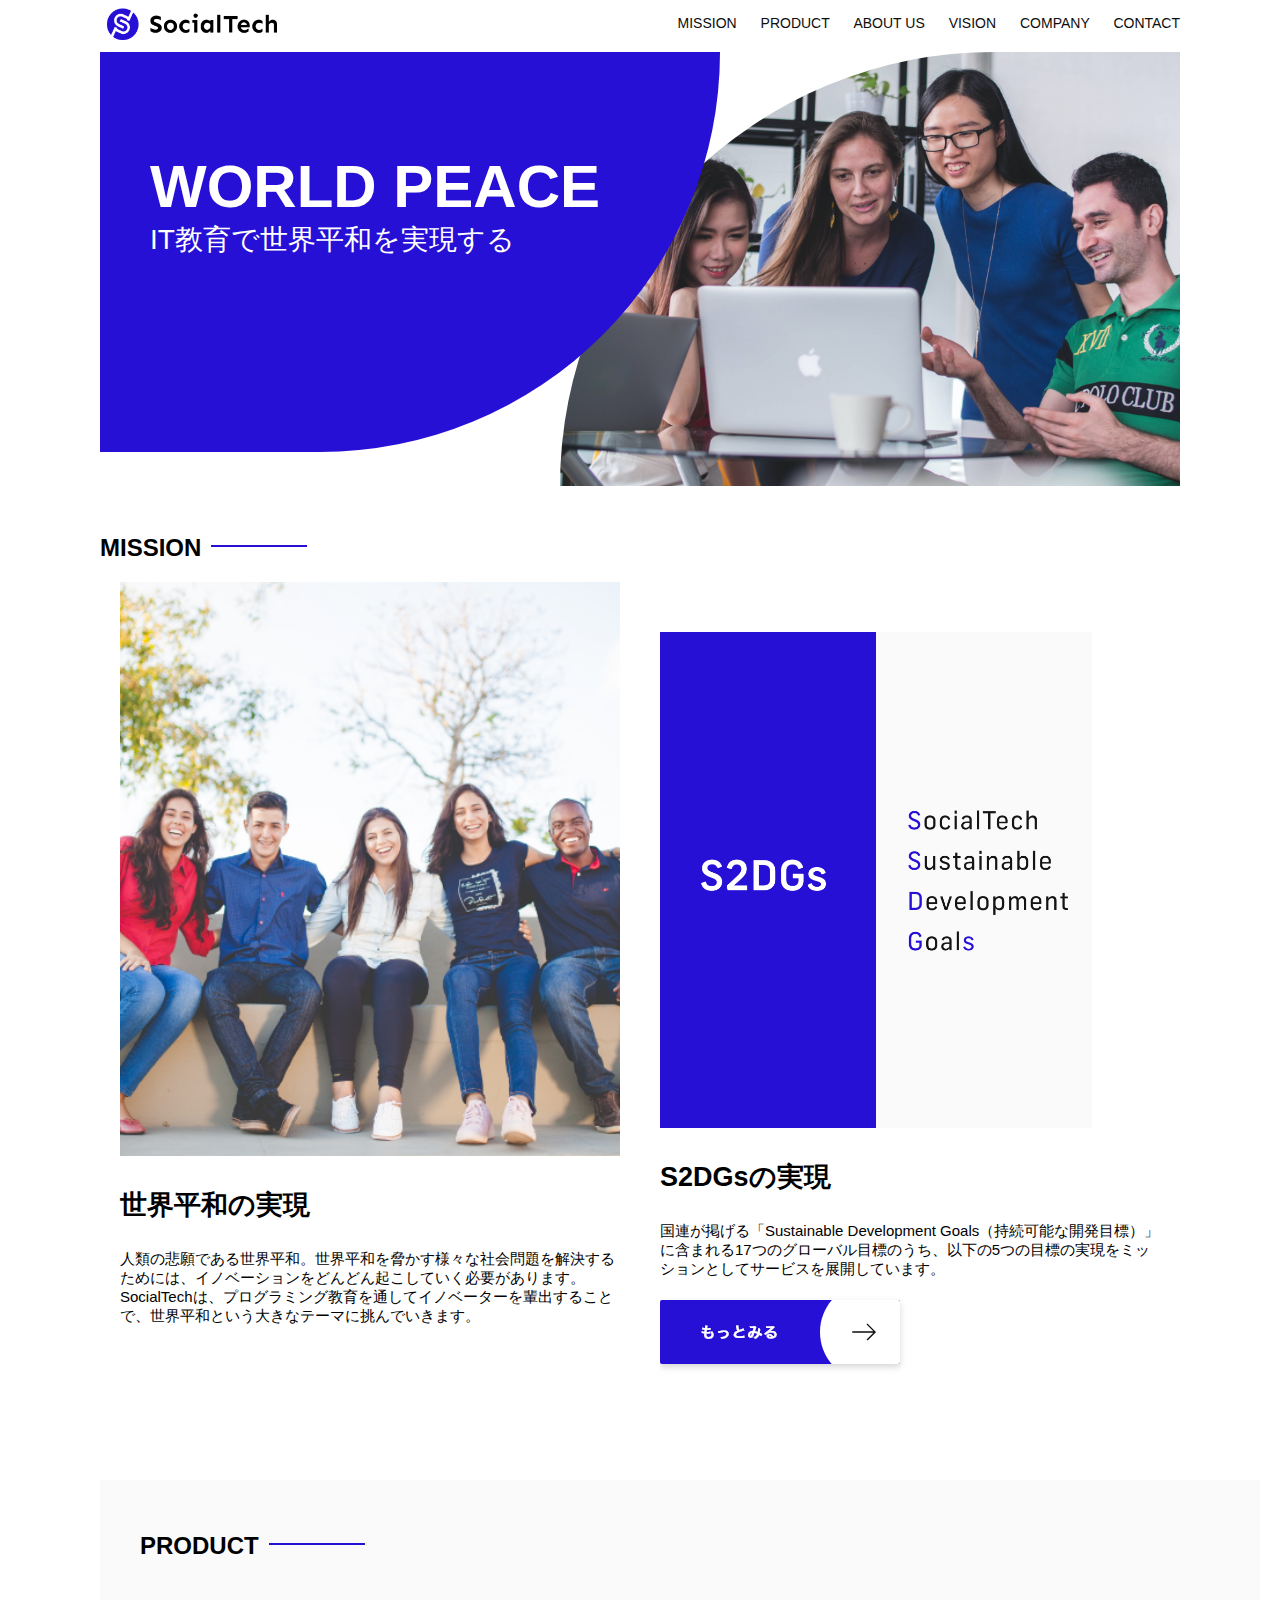
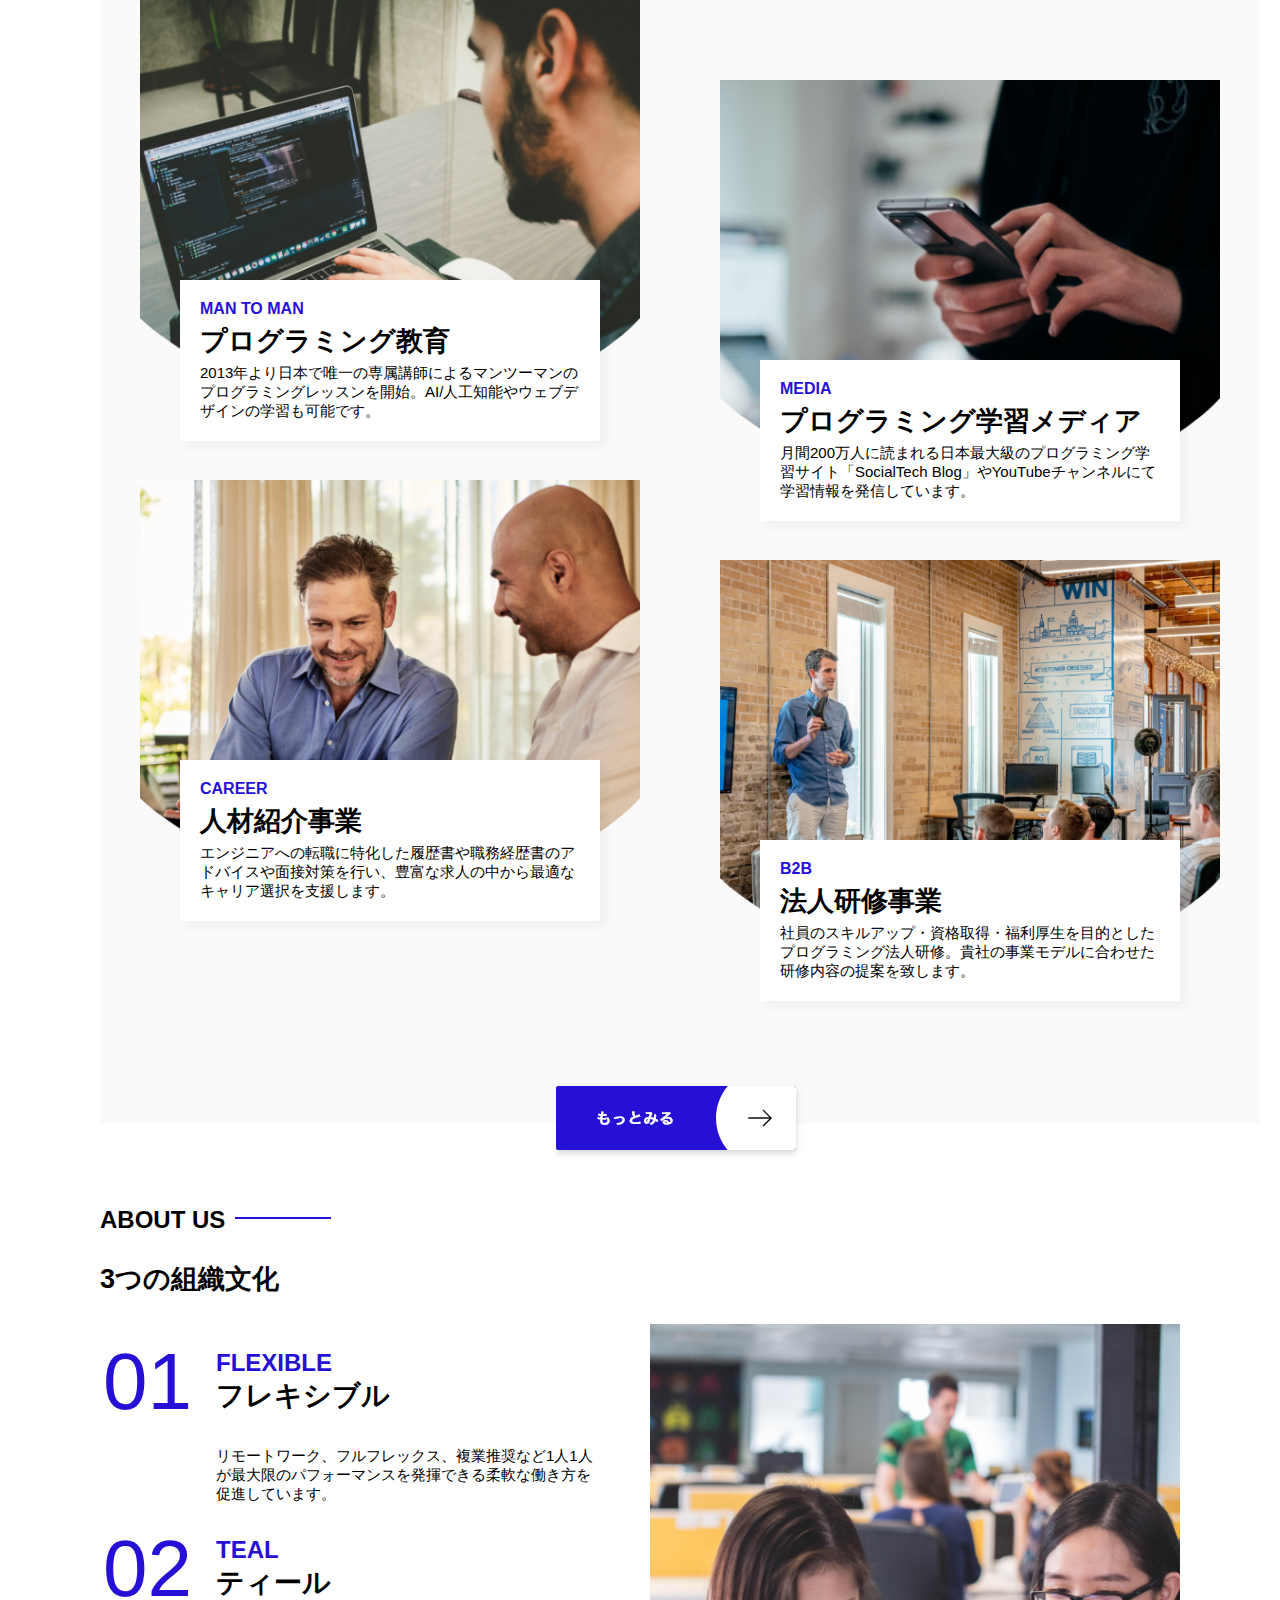
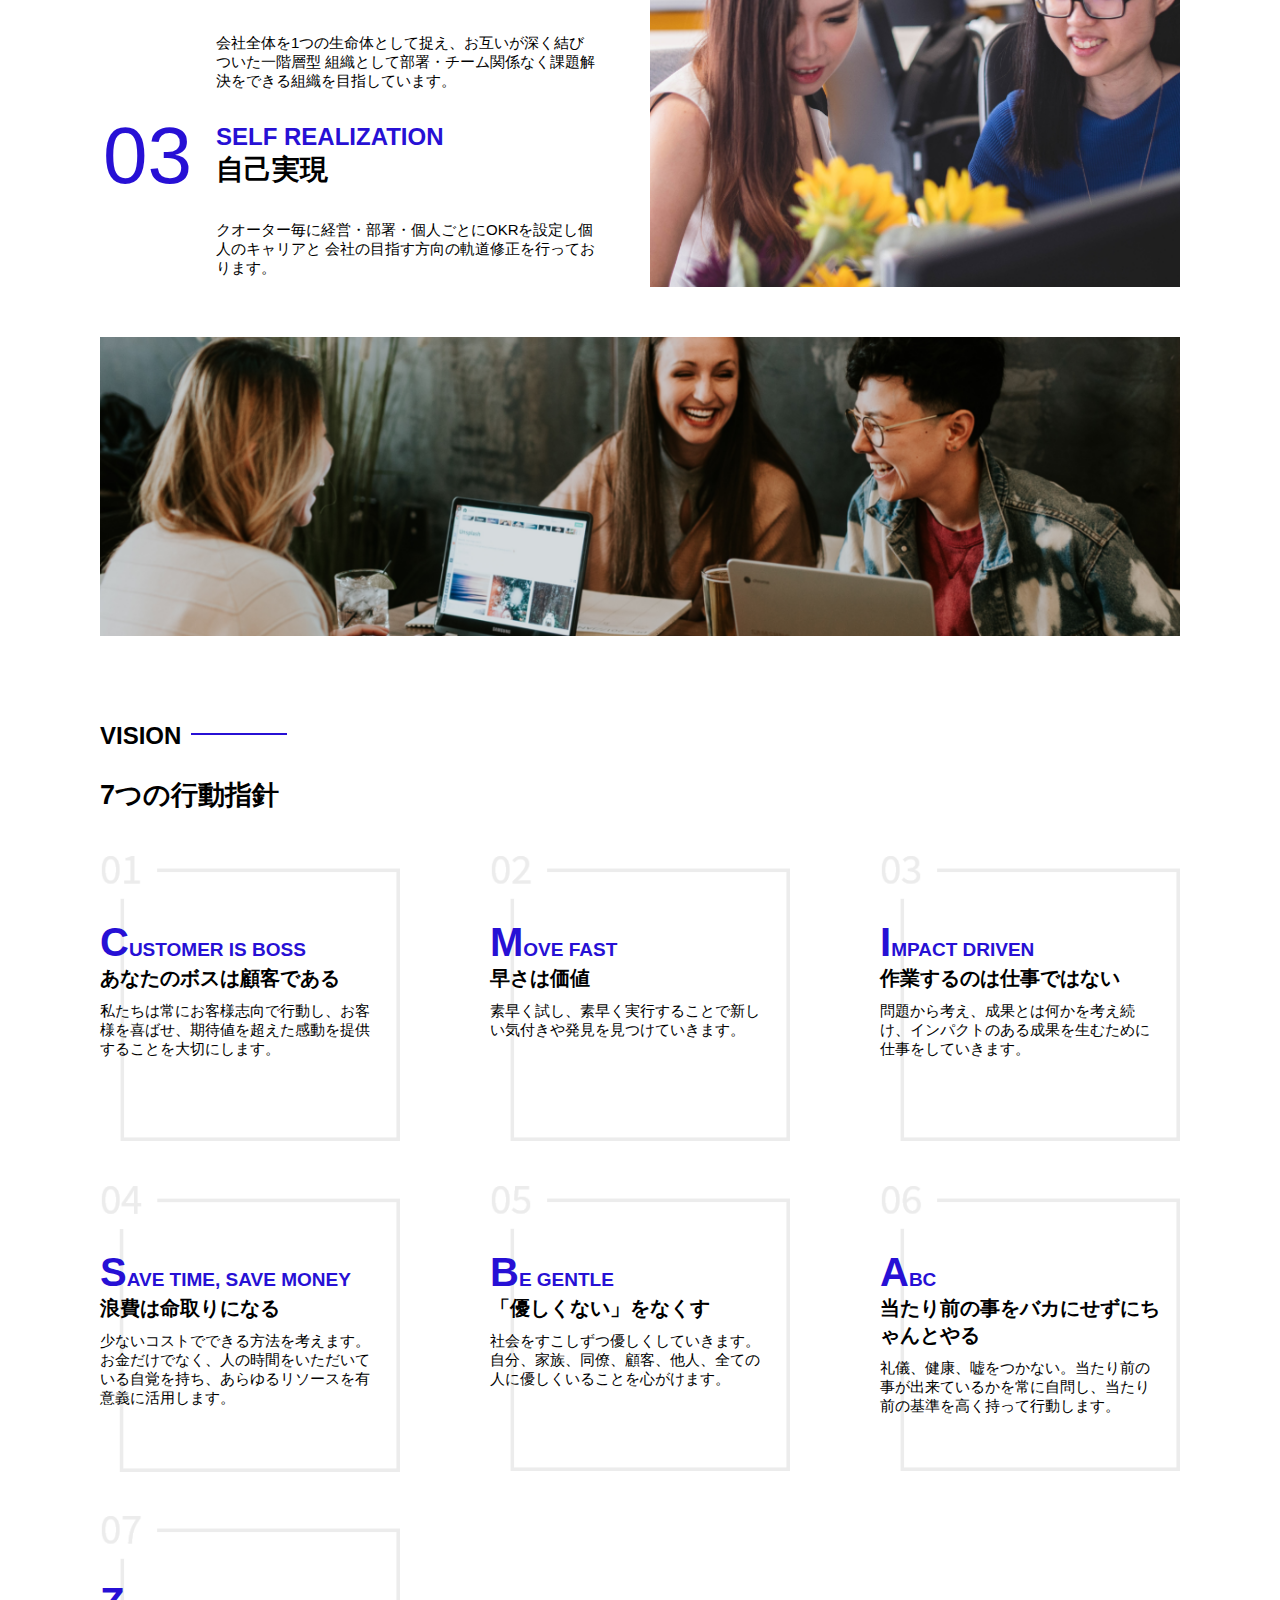
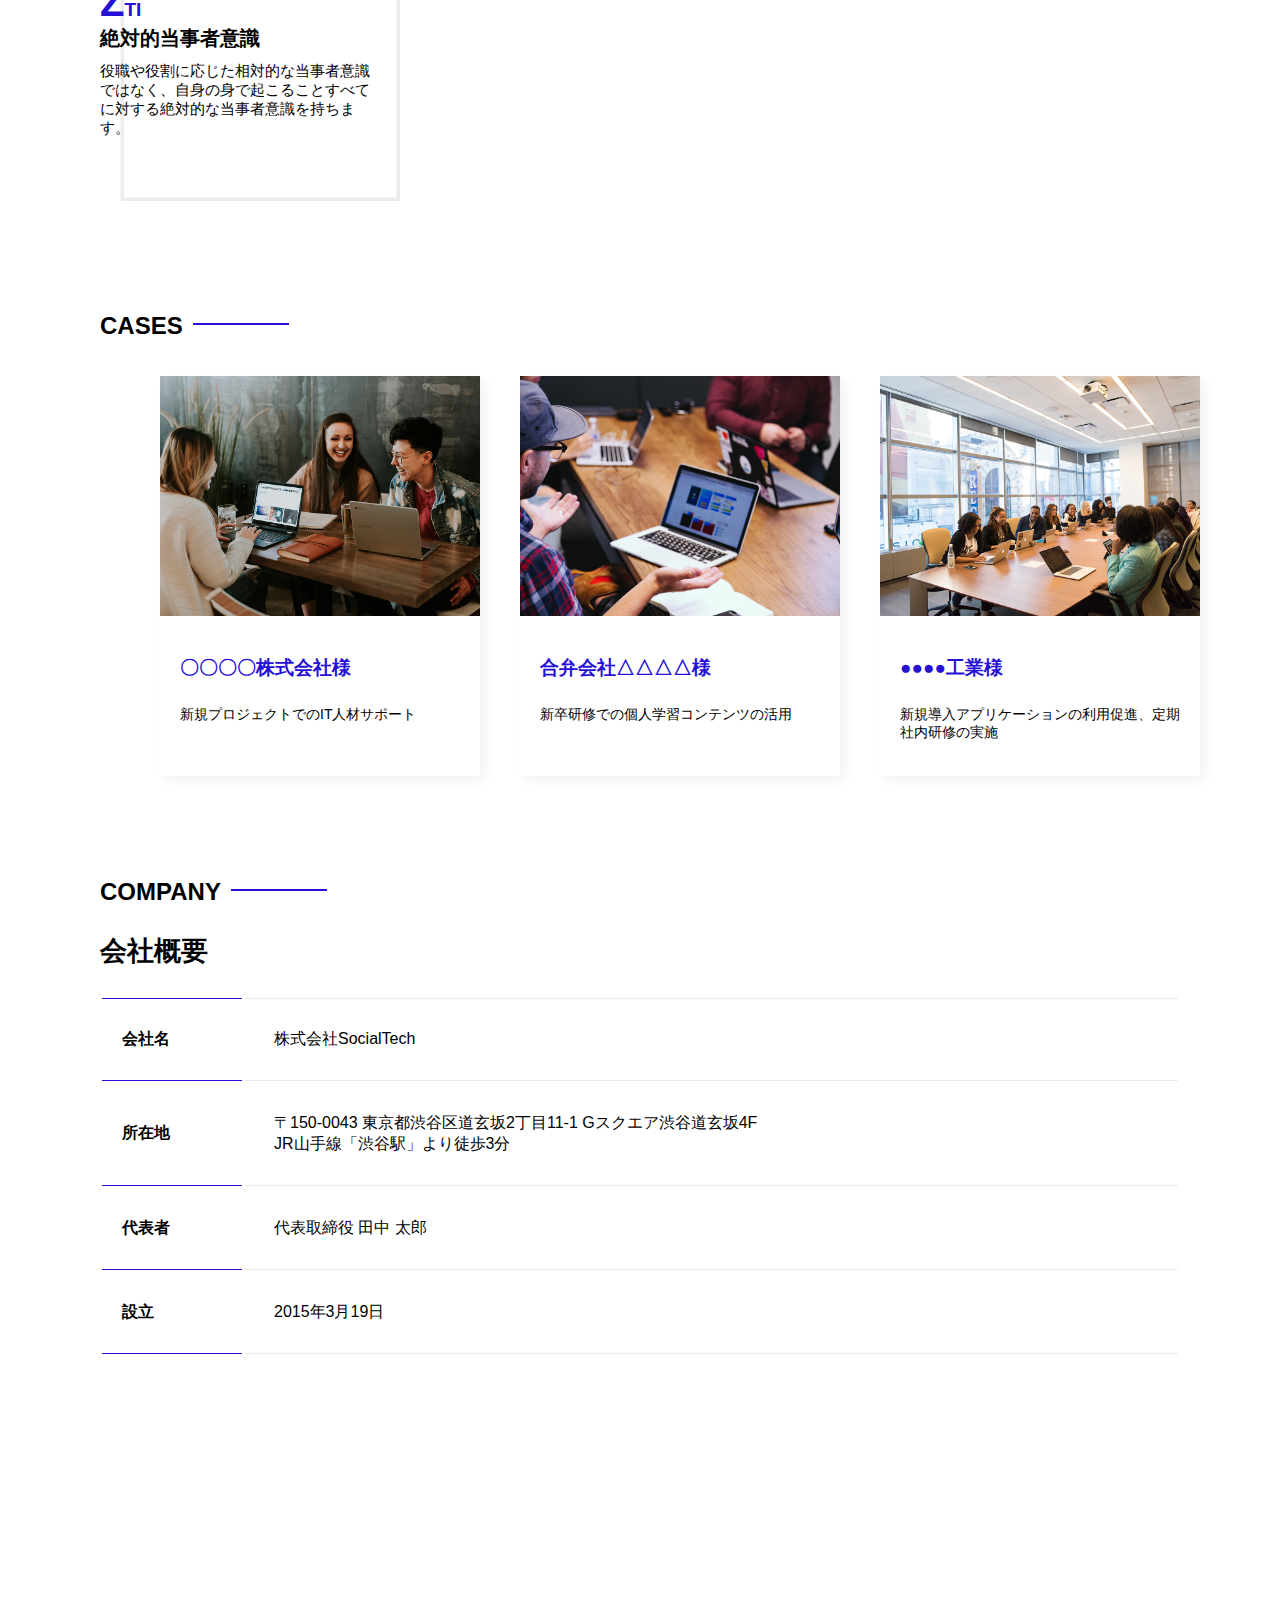
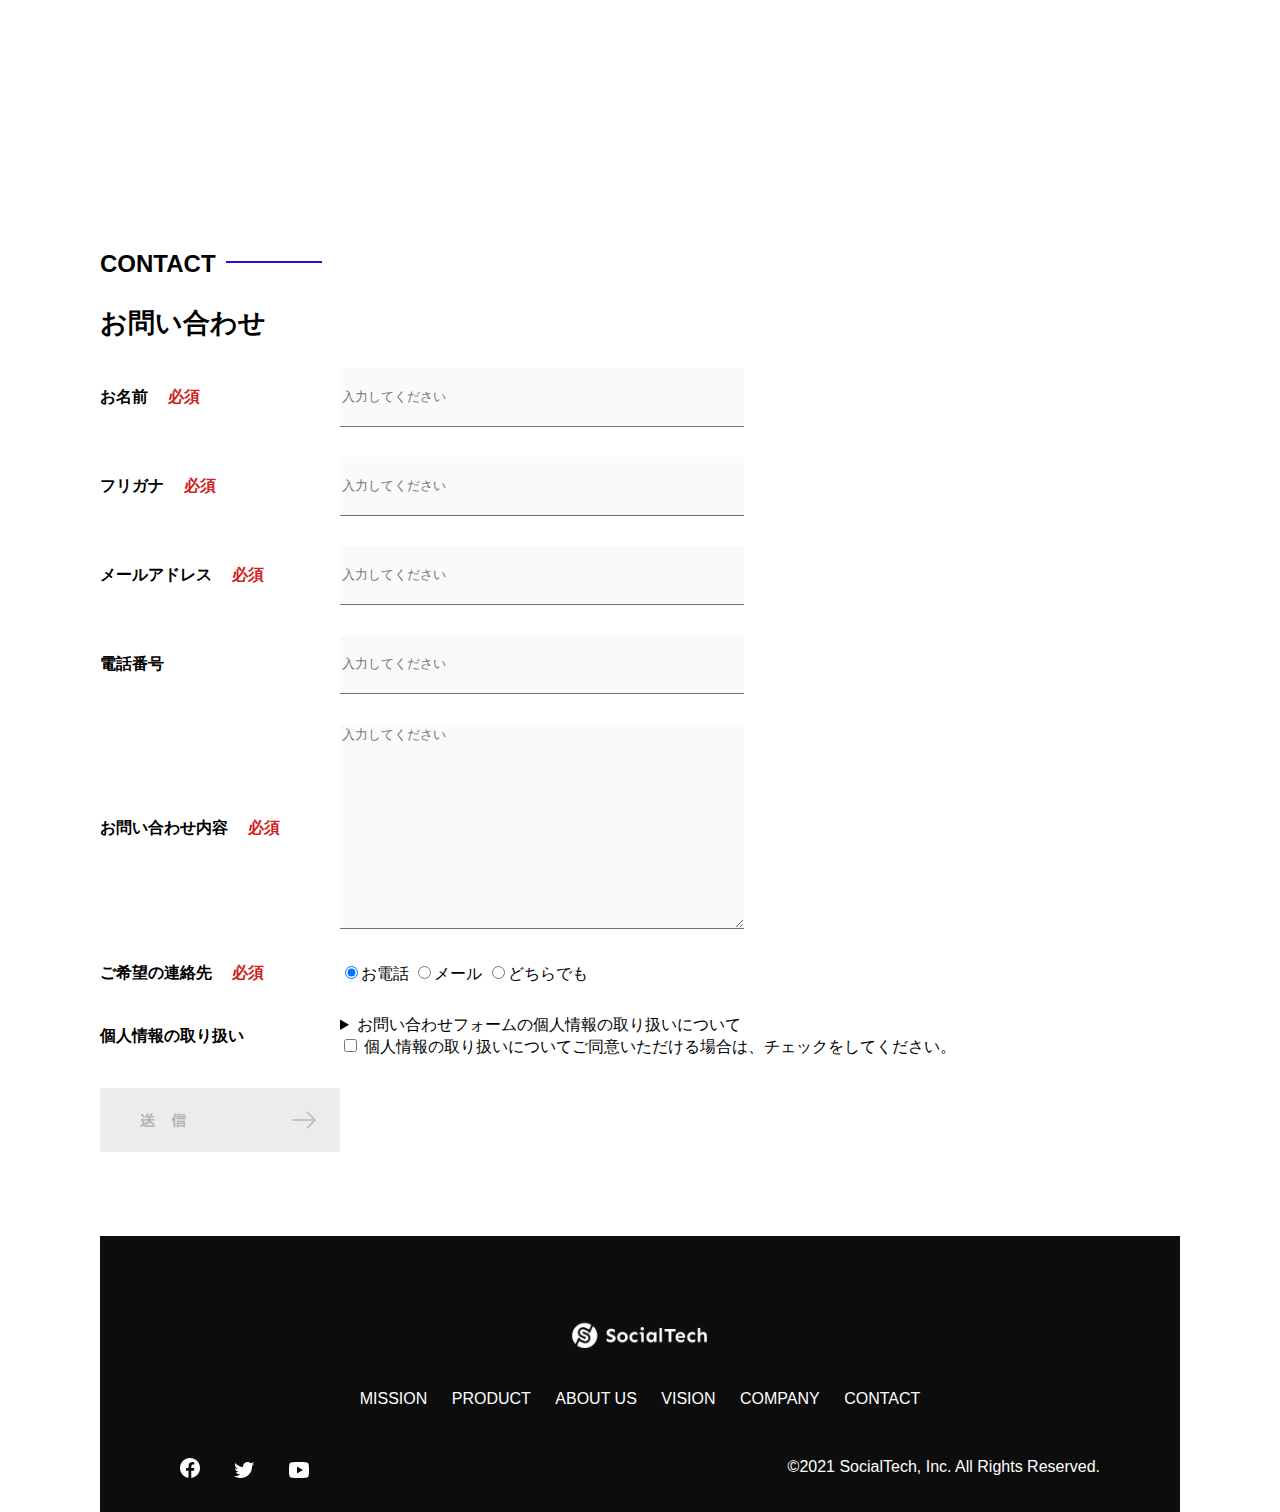
<file: socialtech-kadai_012/index.html>
<!DOCTYPE html>
<html>
  <head>
    <title>SocialTech</title>
    <meta charset="UTF-8" />
    <meta
      name="description"
      content="SocialTechはEdTech業界のリーディングカンパニーを目指します。"
    />
    <meta name="viewport" content="width=device-width, initial-scale=1.0" />
    <link rel="stylesheet" href="style.css" />
  </head>
  <body>
    <!-- ヘッダー -->
    <header>
      <!-- ロゴ -->
      <a href="index.html" id="logo"
        ><img src="images/logo.png" alt="トップページに戻る"
      /></a>

      <!-- PC用ナビゲーション -->
      <nav id="nav-pc">
        <a href="mission.html">MISSION</a>
        <a href="product.html">PRODUCT</a>
        <a href="index.html#aboutus">ABOUT US</a>
        <a href="index.html#vision">VISION</a>
        <a href="index.html#company">COMPANY</a>
        <a href="index.html#contact">CONTACT</a>
      </nav>
    </header>
    <main>
      <article>
        <!-- メインビジュアル -->
        <section id="main-visual">
          <div id="main-message">
            <h1>WORLD PEACE</h1>
            <p>IT教育で世界平和を実現する</p>
          </div>
          <img
            src="images/index/index-main.png"
            alt="PCの周りに集まる多国籍の仲間たち"
          />
        </section>
        <!--ミッション-->
        <section id="mission">
          <h2 class="index-h2">MISSION</h2>
          <div id="mission-flex">
            <div>
              <img
                id="mission-photo"
                src="images/index/index-mission.png"
                alt="屋外のベンチで写真を撮影する多国籍の仲間たち"
              />
              <h3>世界平和の実現</h3>
              <p>
                人類の悲願である世界平和。世界平和を脅かす様々な社会問題を解決するためには、イノベーションをどんどん起こしていく必要があります。SocialTechは、プログラミング教育を通してイノベーターを輩出することで、世界平和という大きなテーマに挑んでいきます。
              </p>
            </div>
            <div>
              <img id="s2dgs" src="images/index/s2dgs.png" alt="S2DGs" />
              <h3>S2DGsの実現</h3>
              <p>
                国連が掲げる「Sustainable Development
                Goals（持続可能な開発目標）」に含まれる17つのグローバル目標のうち、以下の5つの目標の実現をミッションとしてサービスを展開しています。
              </p>
              <a href="mission.html">
                <img src="images/button-more.png" alt="もっとみる" />
              </a>
            </div>
          </div>
        </section>
        <!-- プロダクト -->
        <section id="product">
          <h2 class="index-h2">PRODUCT</h2>
          <div>
            <div id="product-left">
              <div>
                <img
                  class="product-photo"
                  src="images/index/index-mantoman.png"
                  alt="PCでコードを書く男性"
                />
                <div class="product-explain">
                  <span>MAN TO MAN</span>
                  <h3>プログラミング教育</h3>
                  <p>
                    2013年より日本で唯一の専属講師によるマンツーマンのプログラミングレッスンを開始。AI/人工知能やウェブデザインの学習も可能です。
                  </p>
                </div>
              </div>
              <div>
                <img
                  class="product-photo"
                  src="images/index/index-career.png"
                  alt="笑顔で話し合う2人の男性"
                />
                <div class="product-explain">
                  <span>CAREER</span>
                  <h3>人材紹介事業</h3>
                  <p>
                    エンジニアへの転職に特化した履歴書や職務経歴書のアドバイスや面接対策を行い、豊富な求人の中から最適なキャリア選択を支援します。
                  </p>
                </div>
              </div>
            </div>
            <div id="product-right">
              <div>
                <img
                  class="product-photo"
                  src="images/index/index-media.png"
                  alt="スマートフォンを操作する人"
                />
                <div class="product-explain">
                  <span>MEDIA</span>
                  <h3>プログラミング学習メディア</h3>
                  <p>
                    月間200万人に読まれる日本最大級のプログラミング学習サイト「SocialTech
                    Blog」やYouTubeチャンネルにて学習情報を発信しています。
                  </p>
                </div>
              </div>
              <div>
                <img
                  class="product-photo"
                  src="images/index/index-b2b.png"
                  alt="講演中の男性とそれを聴く人々"
                />
                <div class="product-explain">
                  <span>B2B</span>
                  <h3>法人研修事業</h3>
                  <p>
                    社員のスキルアップ・資格取得・福利厚生を目的としたプログラミング法人研修。貴社の事業モデルに合わせた研修内容の提案を致します。
                  </p>
                </div>
              </div>
            </div>
          </div>
          <div>
            <a id="product-more" href="product.html">
              <img src="images/button-more.png" alt="もっとみる" />
            </a>
          </div>
        </section>
        <!---ABOUT US-->
        <section id="aboutus">
          <h2 class="index-h2">ABOUT US</h2>
          <h3>3つの組織文化</h3>
          <div>
            <table class="culture-table">
              <tr>
                <td>
                  <span class="culture-num">01</span>
                </td>
                <td>
                  <span class="culture-en">FLEXIBLE</span>
                  <span class="culture-jp">フレキシブル</span>
                </td>
              </tr>
              <tr>
                <td>
                  <!--空のセル-->
                </td>
                <td>
                  <p class="culture-description">
                    リモートワーク、フルフレックス、複業推奨など1人1人が最大限のパフォーマンスを発揮できる柔軟な働き方を促進しています。
                  </p>
                </td>
              </tr>
              <tr>
                <td>
                  <span class="culture-num">02</span>
                </td>
                <td>
                  <span class="culture-en">TEAL</span>
                  <span class="culture-jp">ティール</span>
                </td>
              </tr>
              <tr>
                <td>
                  <!--空のセル-->
                </td>
                <td>
                  <p class="culture-description">
                    会社全体を1つの生命体として捉え、お互いが深く結びついた一階層型
                    組織として部署・チーム関係なく課題解決をできる組織を目指しています。
                  </p>
                </td>
              </tr>
              <tr>
                <td>
                  <span class="culture-num">03</span>
                </td>
                <td>
                  <span class="culture-en">SELF REALIZATION</span>
                  <span class="culture-jp">自己実現</span>
                </td>
              </tr>
              <tr>
                <td>
                  <!--空のセル-->
                </td>
                <td>
                  <p class="culture-description">
                    クオーター毎に経営・部署・個人ごとにOKRを設定し個人のキャリアと
                    会社の目指す方向の軌道修正を行っております。
                  </p>
                </td>
              </tr>
            </table>
            <img
              class="culture-img"
              src="images/index/index-aboutus1.png"
              alt="笑顔で話し合う2人の女性"
            />
          </div>
          <img
            class="culture-img2"
            src="images/index/index-aboutus2.png"
            alt="笑顔で話し合う3人の男女"
          />
        </section>
        <!-- VISION -->
        <section id="vision">
          <h2 class="index-h2">VISION</h2>
          <h3>7つの行動指針</h3>
          <div>
            <div class="vision-box">
              <img src="images/index/vision-01.png" alt="01" />
              <span>
                <h4>CUSTOMER IS BOSS</h4>
                <h5>あなたのボスは顧客である</h5>
                <p>
                  私たちは常にお客様志向で行動し、お客様を喜ばせ、期待値を超えた感動を提供することを大切にします。
                </p>
              </span>
            </div>
            <div class="vision-box">
              <img src="images/index/vision-02.png" alt="02" />
              <span>
                <h4>MOVE FAST</h4>
                <h5>早さは価値</h5>
                <p>
                  素早く試し、素早く実行することで新しい気付きや発見を見つけていきます。
                </p>
              </span>
            </div>
            <div class="vision-box">
              <img src="images/index/vision-03.png" alt="03" />
              <span>
                <h4>IMPACT DRIVEN</h4>
                <h5>作業するのは仕事ではない</h5>
                <p>
                  問題から考え、成果とは何かを考え続け、インパクトのある成果を生むために仕事をしていきます。
                </p>
              </span>
            </div>
            <div class="vision-box">
              <img src="images/index/vision-04.png" alt="04" />
              <span>
                <h4>SAVE TIME, SAVE MONEY</h4>
                <h5>浪費は命取りになる</h5>
                <p>
                  少ないコストでできる方法を考えます。お金だけでなく、人の時間をいただいている自覚を持ち、あらゆるリソースを有意義に活用します。
                </p>
              </span>
            </div>
            <div class="vision-box">
              <img src="images/index/vision-05.png" alt="05" />
              <span>
                <h4>BE GENTLE</h4>
                <h5>「優しくない」をなくす</h5>
                <p>
                  社会をすこしずつ優しくしていきます。自分、家族、同僚、顧客、他人、全ての人に優しくいることを心がけます。
                </p>
              </span>
            </div>
            <div class="vision-box">
              <img src="images/index/vision-06.png" alt="06" />
              <span>
                <h4>ABC</h4>
                <h5>当たり前の事をバカにせずにちゃんとやる</h5>
                <p>
                  礼儀、健康、嘘をつかない。当たり前の事が出来ているかを常に自問し、当たり前の基準を高く持って行動します。
                </p>
              </span>
            </div>
            <div class="vision-box">
              <img src="images/index/vision-07.png" alt="07" />
              <span>
                <h4>ZTI</h4>
                <h5>絶対的当事者意識</h5>
                <p>
                  役職や役割に応じた相対的な当事者意識ではなく、自身の身で起こることすべてに対する絶対的な当事者意識を持ちます。
                </p>
              </span>
            </div>
          </div>
        </section>
        <!-- CASES (課題012 ここから)-->
        <section id="cases">
          <h2 class="index-h2">CASES</h2>
          <ul>
            <li class="case-card">
              <img class="case-img" src="images/index/case-1.png" alt="仲良く語り合う3人">
              <div class="case-info">
                <h4 class="case-name">〇〇〇〇株式会社様</h4>
                <p class="case-content">新規プロジェクトでのIT人材サポート</p>
              </div>
            </li>
            <li class="case-card">
              <img class="case-img" src="images/index/case-2.png" alt="PCでコンテンツを見る">
              <div class="case-info">
                <h4 class="case-name">合弁会社△△△△様</h4>
                <p class="case-content">新卒研修での個人学習コンテンツの活用</p>
              </div>
            </li>
            <li class="case-card">
              <img class="case-img" src="images/index/case-3.png" alt="社内研修の会議室">
              <div class="case-info">
                <h4 class="case-name">●●●●工業様</h4>
                <p class="case-content">新規導入アプリケーションの利用促進、定期社内研修の実施</p>
              </div>
            </li>
          </ul> 
        </section>
        <!-- CASES (課題012 ここまで)-->
        <!-- COMPANY -->
        <section id="company">
          <h2 class="index-h2">COMPANY</h2>
          <h3>会社概要</h3>
          <table id="company-table">
            <tr>
              <th class="tableheader-first">会社名</th>
              <td class="cell-first">株式会社SocialTech</td>
            </tr>
            <tr>
              <th class="tableheader">所在地</th>
              <td class="cell">
                〒150-0043 東京都渋谷区道玄坂2丁目11-1 Gスクエア渋谷道玄坂4F<br />JR山手線「渋谷駅」より徒歩3分
              </td>
            </tr>
            <tr>
              <th class="tableheader">代表者</th>
              <td class="cell">代表取締役 田中 太郎</td>
            </tr>
            <tr>
              <th class="tableheader">設立</th>
              <td class="cell">2015年3月19日</td>
            </tr>
          </table>
          <iframe
            src="https://www.google.com/maps/embed?pb=!1m18!1m12!1m3!1d3241.7759544892483!2d139.69399665123464!3d35.65789123876098!2m3!1f0!2f0!3f0!3m2!1i1024!2i768!4f13.1!3m3!1m2!1s0x60188caa0042e8d1%3A0xba130bea826a7aa2!2z44CSMTUwLTAwNDMg5p2x5Lqs6YO95riL6LC35Yy66YGT546E5Z2C77yS5LiB55uu77yR77yR4oiS77yR!5e0!3m2!1sja!2sjp!4v1636872991912!5m2!1sja!2sjp"
            style="border: 0"
            allowfullscreen=""
            loading="lazy"
          >
          </iframe>
        </section>
        <!-- お問い合わせフォーム -->
        <section id="contact">
          <h2 class="index-h2">CONTACT</h2>
          <h3>お問い合わせ</h3>
          <form>
            <div>
              <div class="contact-heading">
                <label class="contact-label"
                  >お名前<span class="contact-span">必須</span></label
                >
              </div>
              <div class="contact-form">
                <input
                  type="text"
                  name="name"
                  placeholder="入力してください"
                  class="contact-textbox"
                />
              </div>
            </div>
            <div>
              <div class="contact-heading">
                <label class="contact-label"
                  >フリガナ<span class="contact-span">必須</span></label
                >
              </div>
              <div>
                <input
                  type="text"
                  name="hurigana"
                  placeholder="入力してください"
                  class="contact-textbox"
                />
              </div>
            </div>
            <div>
              <div class="contact-heading">
                <label class="contact-label"
                  >メールアドレス<span class="contact-span">必須</span></label
                >
              </div>
              <div>
                <input
                  type="text"
                  name="email"
                  placeholder="入力してください"
                  class="contact-textbox"
                />
              </div>
            </div>
            <div>
              <div class="contact-heading">
                <label class="contact-label">電話番号</label>
              </div>
              <div>
                <input
                  type="text"
                  name="tel"
                  placeholder="入力してください"
                  class="contact-textbox"
                />
              </div>
            </div>
            <div>
              <div class="contact-heading">
                <label class="contact-label"
                  >お問い合わせ内容<span class="contact-span">必須</span></label
                >
              </div>
              <div>
                <textarea
                  class="contact-textarea"
                  placeholder="入力してください"
                  name="message"
                ></textarea>
              </div>
            </div>
            <div>
              <div class="contact-heading">
                <label class="contact-label"
                  >ご希望の連絡先<span class="contact-span">必須</span></label
                >
              </div>
              <div>
                <input
                  class="radiobutton"
                  type="radio"
                  value="tel"
                  name="contact"
                  checked
                /><label>お電話</label>
                <input
                  class="radiobutton"
                  type="radio"
                  value="mail"
                  name="contact"
                /><label>メール</label>
                <input
                  class="radiobutton"
                  type="radio"
                  value="both"
                  name="contact"
                /><label>どちらでも</label>
              </div>
            </div>
            <div>
              <div class="contact-heading">
                <label class="contact-label">個人情報の取り扱い</label>
              </div>
              <div>
                <details>
                  <summary>
                    お問い合わせフォームの個人情報の取り扱いについて
                  </summary>
                  <div>
                    <span>１．組織の名称又は氏名</span><br />
                    株式会社SocialTech<br /><br />
                    <span
                      >２．個人情報保護管理者（若しくはその代理人）の氏名又は職名、所属及び連絡先
                      鈴木 一郎 コーポレート部</span
                    ><br />
                    メールアドレス：support@socialtech.net<br />
                    TEL：03-xxxx-xxxx<br />
                    <span>３．個人情報の利用目的</span><br />
                    ・本サービス及び本サービスに関連する情報の提供又はそれらに関する連絡のため<br />
                    ・ユーザーの本人確認のため<br />
                    ・当社サービスのご案内のため<br />
                    ・当社の商品等の広告または宣伝（電子メールによるものを含むものとします。）<br /><br />
                    <span>４．個人情報の取り扱い業務の委託</span><br />
                    個人情報の取扱業務の全部または一部を外部に業務委託する場合があります。<br />
                    その際、弊社は、個人情報を適切に保護できる管理体制を敷き実行していることを条件として<br />
                    委託先を厳選したうえで、機密保持契約を委託先と締結し、お客様の個人情報を厳密に管理させます。<br /><br />
                    <span>５．個人情報の開示等の請求</span><br />
                    お客様は、弊社に対してご自身の個人情報の開示等（利用目的の通知、開示、内容の訂正・追加・削除、利用の停止または消去、第三者への提供の停止）に関して、当社問合わせ窓口に申し出ることができます。<br />
                    その際、弊社はお客様ご本人を確認させていただいたうえで、合理的な期間内に対応いたします。<br /><br />
                    なお、個人情報に関する弊社問合わせ先は、次の通りです。<br /><br />
                    株式会社SocialTech　個人情報問合せ窓口<br />
                    〒150-0043　東京都渋谷区道玄坂2丁目11-1 Ｇスクエア渋谷道玄坂
                    4F<br />
                    メールアドレス：support@socialtech.net　TEL：03-xxxx-xxxx<br /><br />
                    <span>６．個人情報を提供されることの任意性について</span
                    ><br /><br />
                    お客様がご自身の個人情報を弊社に提供されるか否かは、お客様のご判断によりますが、もしご提供されない場合には、適切なサービスが提供できない場合がありますので予めご了承ください。
                  </div>
                </details>
                <input type="checkbox" name="agree" />
                <span
                  >個人情報の取り扱いについてご同意いただける場合は、チェックをしてください。</span
                >
              </div>
            </div>
            <input
              type="image"
              value="Submit"
              src="images/button-submit.png"
              alt="送信する"
            />
          </form>
        </section>
      </article>
      <footer>
        <div id="footer-logo">
          <img src="images/logo-sp.png" alt="SocialTech" />
        </div>
        <div id="footer-link">
          <a href="mission.html">MISSION</a>
          <a href="product.html">PRODUCT</a>
          <a href="index.html#aboutus">ABOUT US</a>
          <a href="index.html#vision">VISION</a>
          <a href="index.html#company">COMPANY</a>
          <a href="index.html#contact">CONTACT</a>
        </div>
        <div id="sns-footer">
          <a href="https://www.facebook.com/sejuku2013"
            ><img src="images/button-facebook.png" alt="Facebookのリンク"
          /></a>
          <a href="https://twitter.com/samuraijuku"
            ><img src="images/button-twitter.png" alt="Twitterのリンク"
          /></a>
          <a href="https://www.youtube.com/channel/UCCFOQO5aDK0xXam4cUQXT8g"
            ><img src="images/button-youtube.png" alt="YouTubeのリンク"
          /></a>
          <span id="copyright"
            >&copy;2021 SocialTech, Inc. All Rights Reserved.
          </span>
        </div>
      </footer>
    </main>
  </body>
</html>
</file>
<file: socialtech-kadai_012/style.css>
/* PC、スマホ共通スタイル */
body {
  font-family: "Source Sans Pro", "Hiragino Kaku Gothic ProN", Meiryo, Arial,
    sans-serif;
}

p {
  font-size: 15px;
}

/*================
PC用のスタイル 
=================*/
/* 横幅設定 */
body {
  max-width: 1080px;
  min-width: 960px;
  margin: 0 auto 0 auto;
}

/* ヘッダー */
header {
  display: flex;
  justify-content: space-between;
}

/* ナビゲーションのレイアウト */
#nav-pc {
  text-align: right;
  font-size: 14px;
  padding-top: 15px;
}

/* ナビゲーションのリンクの装飾設定 */
#nav-pc>a {
  text-decoration: none;
  margin-left: 20px;
}

#nav-pc>a:link {
  color: #0d0d0d;
}

#nav-pc>a:visited {
  color: #0d0d0d;
}

#nav-pc>a:hover {
  color: #0d0d0d;
  text-decoration: underline;
}

#nav-pc>a:active {
  color: #0d0d0d;
}

/* メインビジュアル*/
#main-visual {
  position: relative;
  height: 400px;
}

#main-message {
  position: absolute;
  top: 0;
  left: 0;
  background-color: #2710d5;
  color: #ffffff;
  border-radius: 0 0 476px 0;
  max-width: 620px;
  height: 100%;
  width: 100%;
  z-index: 11;
}

#main-message>h1 {
  font-size: 60px;
  font-weight: bold;
  margin: 100px 0 0 50px;
}

#main-message>p {
  font-size: 28px;
  margin: 0 0 0 50px;
}

#main-visual>img {
  max-width: 620px;
  border-radius: 476px 0 0 0;
  position: absolute;
  top: 0;
  right: 0;
  z-index: 10;
}

/* 見出し */
h2 {
  margin: 40px 0 0 0;
}

h2::after {
  content: url("images/line.png");
  margin-left: 10px;
}

h3 {
  font-size: 27px;
}

/* ミッション */
#mission {
  margin: 80px auto 80px auto;
  width: 100%;
}

#mission-flex {
  width: 100%;
  display: flex;
}

#mission-flex>div {
  width: 50%;
  margin: 20px;
}

#mission-photo {
  width: 100%;
}

#s2dgs {
  margin-top: 50px;
}

/* プロダクト */
#product {
  background-color: #fafafa;
  width: 100%;
  margin: 80px 0 80px 0;
  padding: 10px 40px 0px 40px;
}

/* 外枠 */
#product>div {
  margin-top: 40px;
  display: flex;
}

/* 左のカラム */
#product-left {
  width: 50%;
  margin-right: 20px;
}

/* 右のカラム */
#product-right {
  width: 50%;
  margin-left: 20px;
  margin-top: 80px;
}

/* 画像＋説明の枠 */
#product-left>div {
  position: relative;
  height: 480px;
  margin-right: 20px;
}

#product-right>div {
  position: relative;
  height: 480px;
  margin-left: 20px;
}

/* 画像 */
.product-photo {
  width: 100%;
}

/* 説明文の枠 */
.product-explain {
  background-color: #ffffff;
  position: absolute;
  left: 0;
  top: 280px;
  margin: 0 40px 0 40px;
  padding: 20px;
  box-shadow: 5px 5px 10px rgba(0, 0, 0, 0.05);
}

/* 説明文の英語 */
.product-explain>span {
  color: #2710d5;
  font-weight: bold;
  font-size: 16px;
  margin: 0;
}

/* 説明文の見出し */
.product-explain>h3 {
  margin: 5px 0 5px 0;
}

/* 説明文 */
.product-explain>p {
  margin: 0;
}

/* 「もっとみる」ボタン */
#product-more {
  margin: 0 auto -42px auto;
}

/* ABOUT US */
#aboutus {
  margin: 80px auto 80px auto;
}

/* 3つの組織文化と画像を入れる枠 */
#aboutus>div {
  display: flex;
}

/* 画像 */
.culture-img {
  width: 100%;
  align-self: flex-start;
}

.culture-img2 {
  margin-top: 50px;
  width: 100%;
}

/* 3つの組織文化の表 */
.culture-table {
  max-width: 500px;
  margin-right: 50px;
}

/* 番号 */
.culture-num {
  font-size: 80px;
  color: #2710d5;
  margin: 0 20px 0 0;
}

/* 組織文化英語 */
.culture-en {
  color: #2710d5;
  font-weight: bold;
  font-size: 24px;
  display: block;
}

/* 組織文化日本語 */
.culture-jp {
  font-size: 28px;
  font-weight: bold;
}

/* 説明文 */
.culture-description {
  margin: 0;
}

/* ビジョン */
#vision {
  margin: 80px auto 80px auto;
}

/* セクション内の外枠 */
#vision>div {
  width: 100%;
  display: flex;
  justify-content: space-between;
  flex-wrap: wrap;
}

/* 7つの行動指針の枠 */
.vision-box {
  width: 300px;
  height: 300px;
  margin-bottom: 30px;
  position: relative;
}

.vision-box>img {
  width: 100%;
  height: auto;
  position: absolute;
  top: 0;
  left: 0;
  z-index: 30;
}

.vision-box>span {
  position: absolute;
  top: 0;
  left: 0;
  z-index: 31;
  margin-right: 20px;
}

.vision-box>span>h4 {
  color: #2710d5;
  font-size: 19px;
  margin: 80px 0 0 0;
  Ï
}

.vision-box>span>h4::first-letter {
  font-size: 40px;
}

.vision-box>span>h5 {
  font-size: 20px;
  margin: 0 0 0 0;
}

.vision-box>span>p {
  margin: 10px 0 0 0;
}
/* CASES (課題012 ここから) */
#cases {
  margin: 40px 0 40px 0;
  width: 100%;
}
ul {
  width: 100%;
  display: flex;
  list-style-type: none;
}
.case-card {
  width: 33%;
  margin: 20px;
  background-color: #ffffff;
  min-height: 400px;
  box-shadow: 5px 5px 10px rgba(0, 0, 0, 0.05);
}
.case-img {
  width: 100%;
}
.case-info {
  padding: 10px 20px;
}
.case-name {
  color: #2710d5;
  font-size: 19px;
}
.case-content {
  font-size: 14px;
}
/* CASES (課題012 ここまで) */

/* 会社概要 */
#company {
  margin: 80px auto 80px auto;
}

#company-table {
  width: 100%;
}

.tableheader {
  text-align: left;
  padding: 20px;
  border-bottom-color: #2710d5;
  border-bottom-width: 1px;
  border-bottom-style: solid;
  width: 100px;
}

.tableheader-first {
  text-align: left;
  padding: 20px;
  border-bottom-color: #2710d5;
  border-bottom-width: 1px;
  border-bottom-style: solid;
  border-top-color: #2710d5;
  border-top-width: 1px;
  border-top-style: solid;
  width: 100px;
}

.cell {
  padding: 30px;
  border-bottom-color: #ececec;
  border-bottom-width: 1px;
  border-bottom-style: solid;
}

.cell-first {
  padding: 30px;
  border-bottom-color: #ececec;
  border-bottom-width: 1px;
  border-bottom-style: solid;
  border-top-color: #ececec;
  border-top-width: 1px;
  border-top-style: solid;
}

#company>iframe {
  width: 100%;
  height: 368px;
  margin-top: 40px;
}

/* お問い合わせ */
#contact {
  margin: 80px auto 80px auto;
}

/* 外枠 */
#contact>form>div {
  display: flex;
  flex-direction: row;
  flex-wrap: wrap;
  padding-bottom: 30px;
}

/* 左列の見出し */
.contact-heading {
  width: 240px;
  align-self: center;
}

/* 見出しのラベル */
.contact-label {
  font-weight: bold;
}

/* 必須 */
.contact-span {
  color: #ce2222;
  margin: 0 0 0 20px;
  font-weight: bold;
}

/* テキストボックス */
.contact-textbox {
  border-top: 0;
  border-left: 0;
  border-right: 0;
  border-bottom-width: 1px;
  border-bottom-color: #707070;
  border-bottom-style: solid;
  background-color: #fafafa;
  width: 400px;
  height: 56px;
}

/* お問い合わせ内容のテキストエリア */
.contact-textarea {
  border-top: 0;
  border-left: 0;
  border-right: 0;
  border-bottom-width: 1px;
  border-bottom-color: #707070;
  border-bottom-style: solid;
  background-color: #fafafa;
  width: 400px;
  height: 200px;
}

/* 個人情報の取り扱い */
details {
  width: 700px;
}

details>div {
  background-color: #fafafa;
  padding: 20px;
}

details>div>span {
  font-weight: bold;
}

/* フッター */
footer {
  background-color: #0d0d0d;
  text-align: center;
  padding: 80px 80px 30px 80px;
}

#footer-logo {
  margin-bottom: 30px;
}

#footer-link {
  margin-bottom: 50px;
}
#footer-link > a {
  text-decoration: none;
  margin: 10px;
}
#footer-link > a:link {
  color: #ffffff;
}
#footer-link > a:visited {
  color: #ffffff;
}
#footer-link > a:hover {
  color: #ffffff;
  text-decoration: underline;
}
#footer-link > a:active {
  color: #ffffff;
}

#sns-footer {
  text-align: left;
  width: 100%;
}

#sns-footer > a {
  margin-right: 30px;
}

#copyright {
  color: #ffffff;
  float: right;
}
</file>
